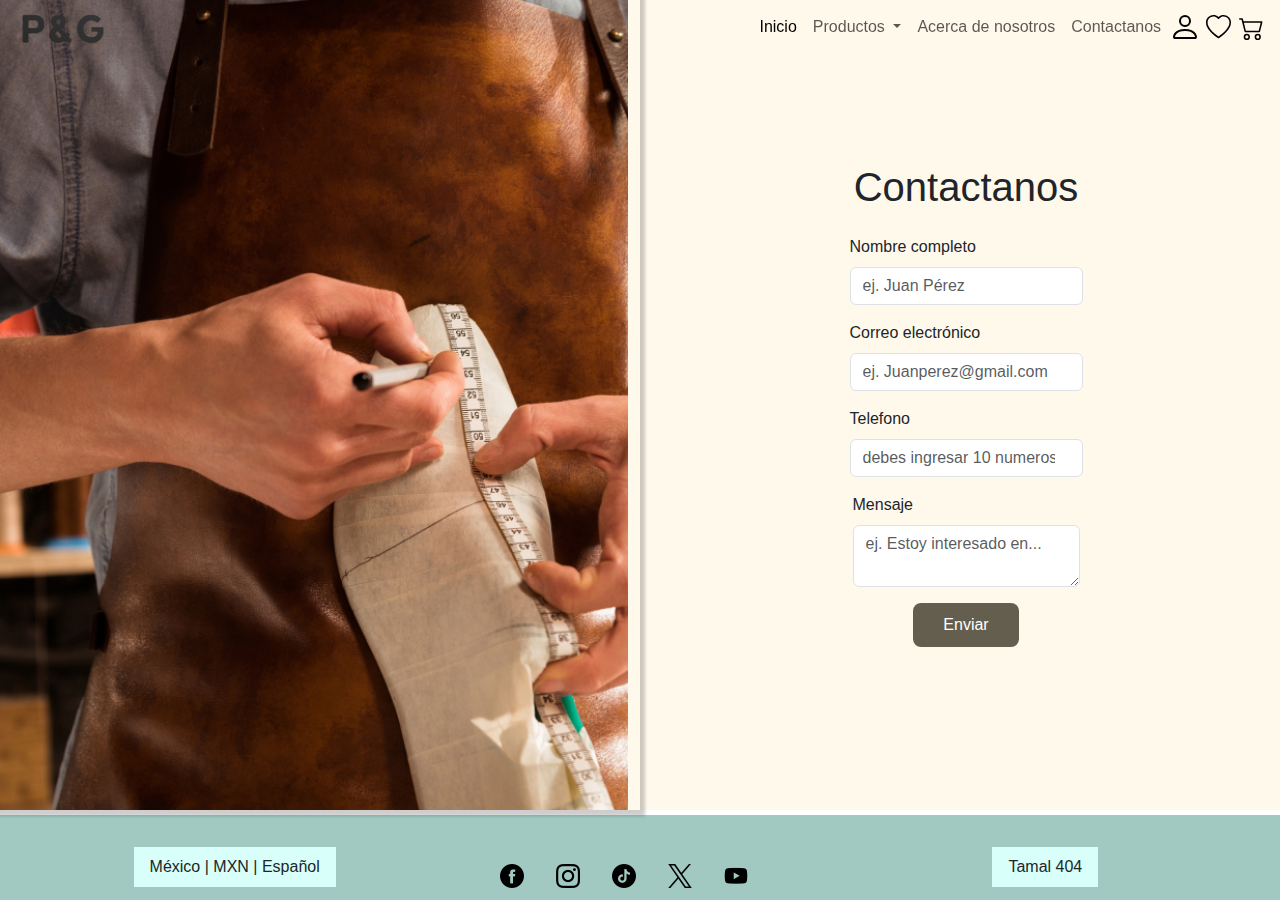
<file: Frontend/assets/pages/contactanos.html>
<!DOCTYPE html>
<html lang="en">
<head>
    <meta charset="UTF-8">
    <meta name="viewport" content="width=device-width, initial-scale=1.0">
    <title>Document</title>

    <!-- Bootstrap -->
    <link rel="stylesheet" href="https://cdn.jsdelivr.net/npm/bootstrap@5.3.3/dist/css/bootstrap.min.css">

    <!-- CSS -->
    <link rel="stylesheet" href="../../style/style2.css">
</head>
<body>

   <header class="headerZapateria">
      <div class="header-nav">
         <nav class="navbar navbar-expand-lg">
            <div class="container-fluid" id="navbar-bg" bg-transparent>
               <a class="iconLogo mt-1" href="#">
                  <img class="nav-link" src="../img/icon/logo.png" alt="LogoS&G" width="100"
                     height="auto">
               </a>

               <button class="navbar-toggler" type="button" data-bs-toggle="collapse"
                  data-bs-target="#navbarSupportedContent" aria-controls="navbarSupportedContent" aria-expanded="false"
                  aria-label="Toggle navigation">
                  <span class="navbar-toggler-icon"></span>
               </button>
               <div class="collapse navbar-collapse" id="navbarSupportedContent">
                  <ul class="navbar-nav ms-auto">
                     <li class="nav-item">
                        <a class="nav-link active" aria-current="page" href="#">Inicio</a>
                     </li>
                     <li class="nav-item dropdown">
                        <a class="nav-link dropdown-toggle" href="#" id="navbarDropdown" role="button"
                           data-bs-toggle="dropdown" aria-expanded="false">
                           Productos
                        </a>
                        <ul class="dropdown-menu" aria-labelledby="navbarDropdown">
                           <li><a class="dropdown-item" href="#">Mujer</a></li>
                           <li>
                              <hr class="dropdown-divider">
                           </li>
                           <li><a class="dropdown-item" href="#">Hombre</a></li>
                        </ul>
                     </li>
                     <li class="nav-item">
                        <a class="nav-link" href="./assets/pages/sobre-nosotros.html">Acerca de nosotros</a>
                     </li>
                     <li class="nav-item">
                        <a class="nav-link" href="#">Contactanos</a>
                     </li>
                  </ul>
                  <style>
                     a {
                        text-decoration: none;
                     }
                  </style>
                  <div class="icons">
                     <a class="icon" href="">
                        <svg xmlns="http://www.w3.org/2000/svg" width="32" height="32" class="bi bi-person"
                           viewBox="0 0 16 16">
                           <path
                              d="M8 8a3 3 0 1 0 0-6 3 3 0 0 0 0 6m2-3a2 2 0 1 1-4 0 2 2 0 0 1 4 0m4 8c0 1-1 1-1 1H3s-1 0-1-1 1-4 6-4 6 3 6 4m-1-.004c-.001-.246-.154-.986-.832-1.664C11.516 10.68 10.289 10 8 10s-3.516.68-4.168 1.332c-.678.678-.83 1.418-.832 1.664z" />
                        </svg>
                     </a>
                     <a class="icon" href="">
                        <svg xmlns="http://www.w3.org/2000/svg" width="25" height="25" class="bi bi-heart"
                           viewBox="0 0 16 16">
                           <path
                              d="m8 2.748-.717-.737C5.6.281 2.514.878 1.4 3.053c-.523 1.023-.641 2.5.314 4.385.92 1.815 2.834 3.989 6.286 6.357 3.452-2.368 5.365-4.542 6.286-6.357.955-1.886.838-3.362.314-4.385C13.486.878 10.4.28 8.717 2.01zM8 15C-7.333 4.868 3.279-3.04 7.824 1.143q.09.083.176.171a3 3 0 0 1 .176-.17C12.72-3.042 23.333 4.867 8 15" />
                        </svg>
                     </a>
                     <a class="icon" href="">
                        <svg xmlns="http://www.w3.org/2000/svg" width="25" height="25" class="bi bi-cart2 m-1"
                           viewBox="0 0 16 16">
                           <path
                              d="M0 2.5A.5.5 0 0 1 .5 2H2a.5.5 0 0 1 .485.379L2.89 4H14.5a.5.5 0 0 1 .485.621l-1.5 6A.5.5 0 0 1 13 11H4a.5.5 0 0 1-.485-.379L1.61 3H.5a.5.5 0 0 1-.5-.5M3.14 5l1.25 5h8.22l1.25-5zM5 13a1 1 0 1 0 0 2 1 1 0 0 0 0-2m-2 1a2 2 0 1 1 4 0 2 2 0 0 1-4 0m9-1a1 1 0 1 0 0 2 1 1 0 0 0 0-2m-2 1a2 2 0 1 1 4 0 2 2 0 0 1-4 0" />
                        </svg>
                     </a>
                  </div>

               </div>
         </nav>
      </div>
   </header>

    <main class="contenedor_principal_contactanos">

               <div class="row">

                    <!-- Imagen -->
                    <div class="col-6 col-md-12 col-lg-6 d-none d-md-block contenedor_imagen_contactanos">
                        <img src="../../assets/img/contactanos/zapato.jpg" alt="imagen_contactanos">
                     </div>
                 
                    <!-- Formulario -->
                    <div class="col-6 col-md-12 col-sm-12 col-lg-6 contenedor_form_contactanos ">
  
                        <form class="formContactanos col-sm-12">

                           <div class="mb-3 text-center">
                              <h1>Contactanos</h1>
                           </div>

                            <div class="mb-3">
                                <label for="inputNombreContactanos" class="form-label">Nombre completo</label>
                                <input type="text" name="nombreContactanos" class="form-control" id="inputNombreContactanos" placeholder="ej. Juan Pérez"
                                    required>
                            </div>
                            <div class="mb-3">
                                <label for="inputEmailContactanos" class="form-label">Correo electrónico</label>
                                <input type="email" name="emailContactanos" class="form-control" id="inputEmailContactanos"
                                    placeholder="ej. Juanperez@gmail.com" required>
                            </div>


                            <div class="mb-3">
                                <label for="inputTelefonoContactanos" class="form-label">Telefono</label>
                                <input type="number" name="telefonoContactanos" class="form-control" id="inputTelefonoContactanos"
                                    placeholder="debes ingresar 10 numeros" required>
                            </div>

                            <div class="mb-3">
                                <label for="inputMensajeContactanos" class="form-label">Mensaje</label>
                                <textarea class="form-control" name="comentarioContactanos" id="inputMensajeContactanos"
                                    placeholder="ej. Estoy interesado en..." required></textarea>
                            </div>
                            <div class="text-center">
                                <button type="submit" class="btn_formulario_contactanos">Enviar</button>
                            </div>
                        </form>

                        <!-- Contenedor de error  -->
                        <div class="contenedor_errores_contactanos">

                        </div>
                    </div>
               </div>
         

   </main>

   <footer>
      <div class="container-fluid text-center">
         <div class="row">
            <div class="footer-bg col-xl-4 col-lg-4 col-md-4 mb-lg-0 mb-3">
               <div class="caja">México | MXN | Español</div>
            </div>
            <div id="iconos" class="col-xl-4 col-lg-4 col-md-4 mb-lg-0 mb-3 d-flex justify-content-center">
               <a href="./index.html"><img src="../img/icon/facebook.png" alt="iconoFacebook"></a>
               <a href="https://www.instagram.com/calzado_gus_prinsess?igsh=cWwxZWN3NTR3N2Zi"><img src="../img/icon/instagram.png" alt="iconoInstagram"></a>
               <a href="./index.html"><img src="../img/icon/tiktok.png" alt="iconoTiktok"></a>
               <a href="./index.html"><img src="../img/icon/twitter.png" alt="iconoTwitter"></a>
               <a href="./index.html"><img src="../img/icon/youtube.png" alt="iconoYoutube"></a>           
           </div>
            <div class="footer-bg col-xl-4 col-lg-4 col-md-4">
               <div class="caja">Tamal 404</div>
            </div>
         </div>
      </div>
   </footer>
</body>


   <!-- Script del focus y blur -->
   <script>
      const inputs = document.querySelectorAll(".input");
         
      function focusFunc() {
        let parent = this.parentNode;
        parent.classList.add("focus");
      }

      function blurFunc() {
        let parent = this.parentNode;
        if (this.value == "") {
          parent.classList.remove("focus");
        }
      }

      inputs.forEach((input) => {
        input.addEventListener("focus", focusFunc);
        input.addEventListener("blur", blurFunc);
      });

   </script>


   <!--=============== SCRIPTS ===============-->  
   <script src="../../src/contactanos.js"></script>
   <!--------------- BOOTSTRAP --------------->  
   <script src="https://cdn.jsdelivr.net/npm/bootstrap@5.3.3/dist/js/bootstrap.bundle.min.js" integrity="sha384-YvpcrYf0tY3lHB60NNkmXc5s9fDVZLESaAA55NDzOxhy9GkcIdslK1eN7N6jIeHz" crossorigin="anonymous"></script>
   <!--------------- BOOTSTRAP ---------------> 
   <!--=============== SCRIPTS ===============-->
</html>
</file>
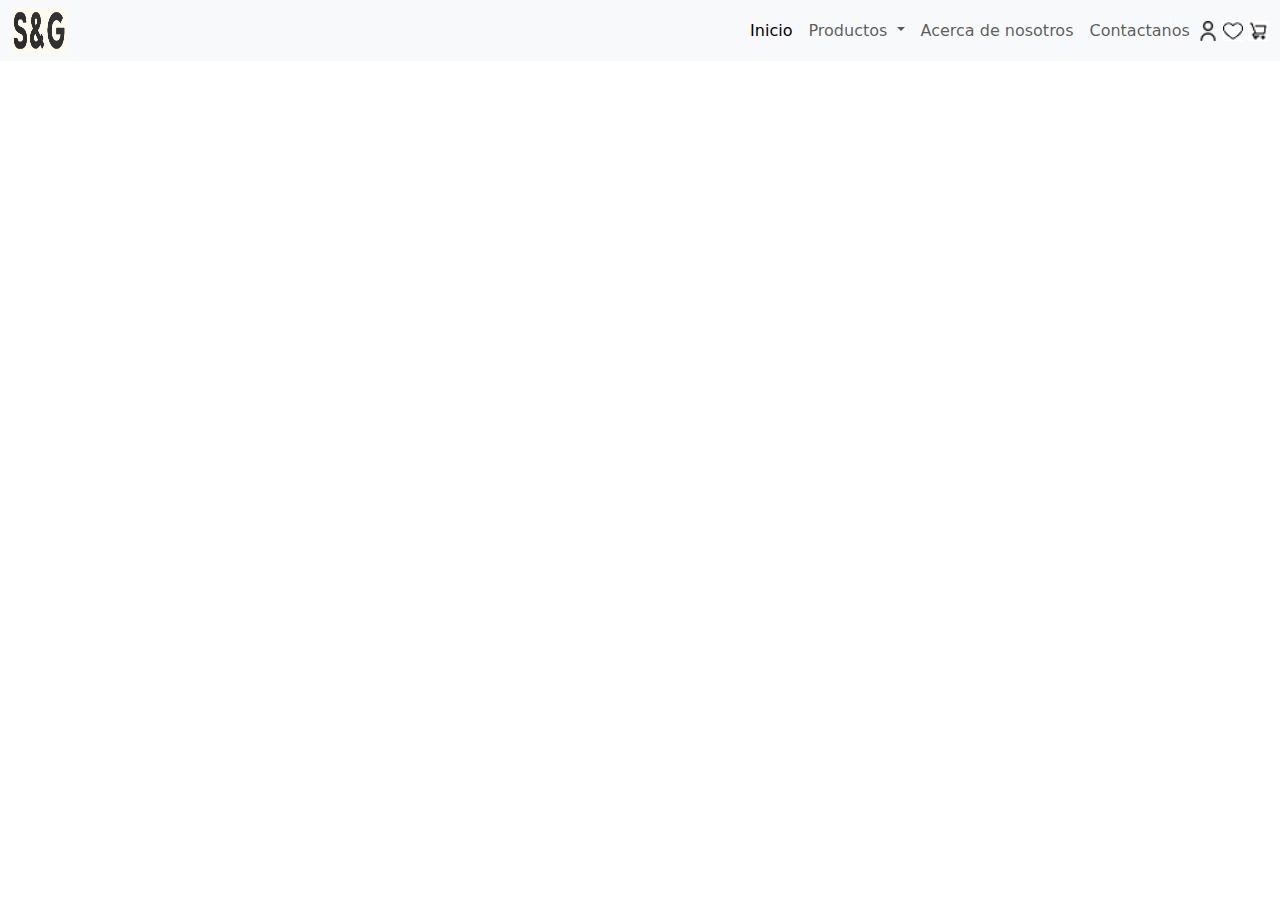
<file: Frontend/assets/pages/paginaNosotros.html>
<!DOCTYPE html>
<html lang="en">
<head>
    <meta charset="UTF-8">
    <meta name="viewport" content="width=device-width, initial-scale=1.0">
    <meta name="description" content="Pagina acerca de nosotros, mision, vision y los valores de la empresa Zapaterias S&G.">
    <link href="https://cdn.jsdelivr.net/npm/bootstrap@5.3.3/dist/css/bootstrap.min.css" rel="stylesheet" integrity="sha384-QWTKZyjpPEjISv5WaRU9OFeRpok6YctnYmDr5pNlyT2bRjXh0JMhjY6hW+ALEwIH" crossorigin="anonymous">
    <link rel="icon" type="image/png" sizes="1 rem" href="../assets/iconos/iconoPestaña.ico">
    <title>Acerca de Nosotros</title>
</head>
<body>
    
    <!--header-->
    <nav class="navbar navbar-expand-lg navbar-light bg-light">
        <div class="container-fluid" bg-transparent>
          <a class="iconLogo" href="#">
            <img src="../images/logo.jpg" alt="LogoS&G" width="55" height="45">
          </a>

          <button class="navbar-toggler" type="button" data-bs-toggle="collapse" data-bs-target="#navbarSupportedContent" aria-controls="navbarSupportedContent" aria-expanded="false" aria-label="Toggle navigation">
            <span class="navbar-toggler-icon"></span>
          </button>
          <div class="collapse navbar-collapse" id="navbarSupportedContent">
            <ul class="navbar-nav ms-auto">
              <li class="nav-item">
                <a class="nav-link active" aria-current="page" href="#">Inicio</a>
              </li>
              <li class="nav-item dropdown">
                <a class="nav-link dropdown-toggle" href="#" id="navbarDropdown" role="button" data-bs-toggle="dropdown" aria-expanded="false">
                  Productos
                </a>
                <ul class="dropdown-menu" aria-labelledby="navbarDropdown" >
                  <li><a class="dropdown-item" href="#">Mujer</a></li>
                  <li><hr class="dropdown-divider"></li>
                  <li><a class="dropdown-item" href="#">Hombre</a></li>
                </ul>
              </li>
              <li class="nav-item">
                <a class="nav-link" href="#">Acerca de nosotros</a>
              </li>
              <li class="nav-item">
                <a class="nav-link" href="#" >Contactanos</a>
              </li>
            </ul>
            <style>
              a{
                text-decoration: none;
              }
            </style>
            <div class="icons">
              <a class="iconUser" href="">
                  <img src="../images/iconosNavBar/user.png" alt="iconoUsuario" width="20" height="20">
              </a>
              <a class="iconFavorites" href="">
                  <img src="../images/iconosNavBar/heart.png" alt="iconoFavoritos" width="20" height="20">
              </a>
              <a class="iconCart" href="">
                  <img src="../images/iconosNavBar/cart.png" alt="iconoCarrito" width="20" height="20">
              </a>
          </div>

        </div>
      </nav>
    <!--header-->

    <!--main-->
      <main>
        
      </main>
    <!--main-->

   


    <!--scripts-->
    <script src="https://cdn.jsdelivr.net/npm/bootstrap@5.3.3/dist/js/bootstrap.bundle.min.js" integrity="sha384-YvpcrYf0tY3lHB60NNkmXc5s9fDVZLESaAA55NDzOxhy9GkcIdslK1eN7N6jIeHz" crossorigin="anonymous"></script>
    <!--scripts-->


</body>
</html>
</file>
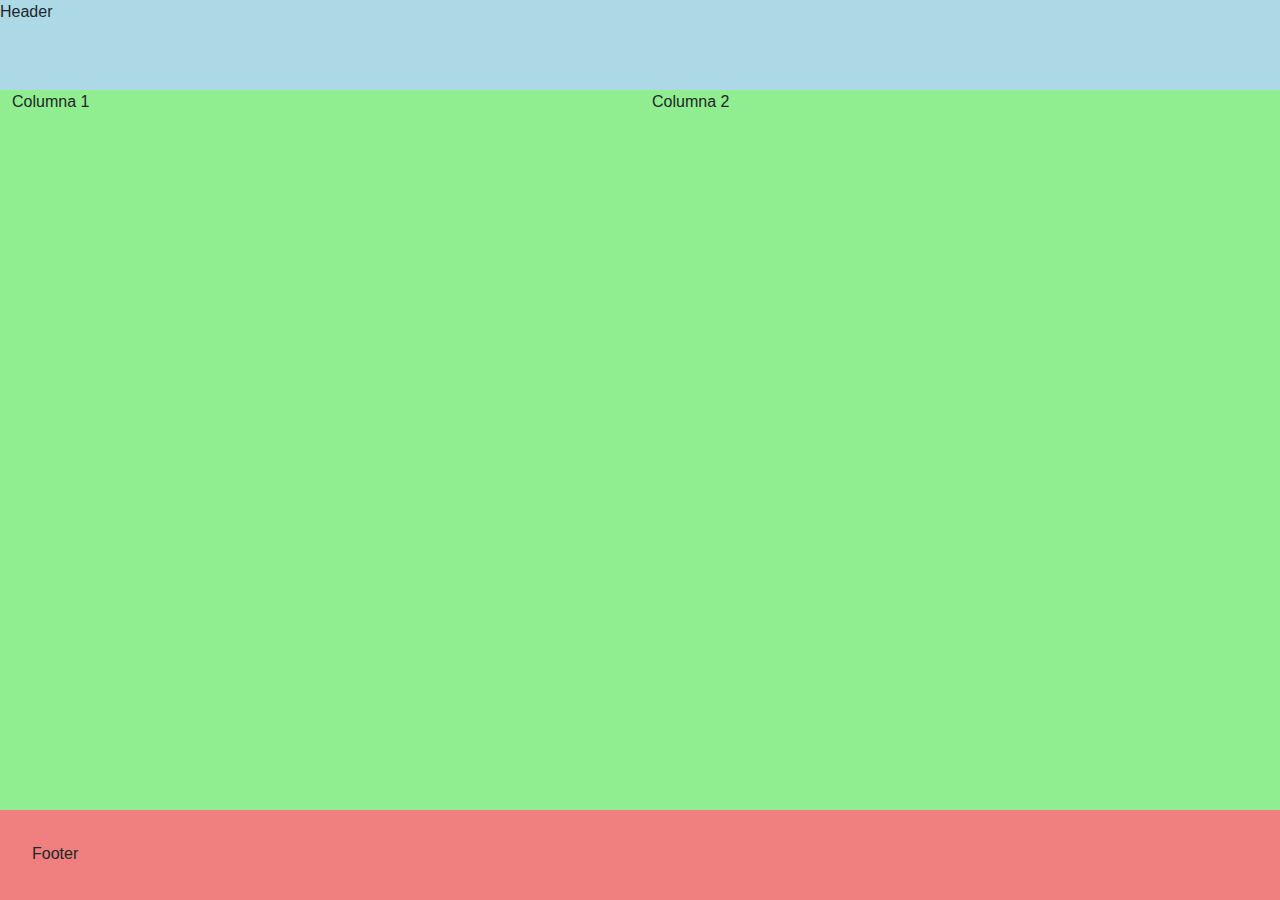
<file: Frontend/assets/pages/prueba.html>
<!DOCTYPE html>
<html lang="es">
<head>
    <meta charset="UTF-8">
    <meta name="viewport" content="width=device-width, initial-scale=1.0">
    <title>Ejemplo de altura en porcentaje para header, main y footer</title>
    <!-- Bootstrap CSS -->
    <link href="https://cdn.jsdelivr.net/npm/bootstrap@5.3.3/dist/css/bootstrap.min.css" rel="stylesheet">
    <!-- CSS -->
    <link rel="stylesheet" href="../../style/style2.css">
    <style>
        body, html {
            height: 100%;
            margin: 0;
        }
        .header {
            height: 10%;
            background-color: lightblue;
        }
        .main {
            height: 80%;
            background-color: lightgreen;
        }
        .footer {
            height: 10%;
            background-color: lightcoral;
        }
    </style>
</head>
<body>
    <header class="header">
        Header
    </header>

    <main class="main">
        <div class="container-fluid">
            <div class="row">
                <div class="col">
                    Columna 1
                </div>
                <div class="col">
                    Columna 2
                </div>
            </div>
        </div>
    </main>

    <footer class="footer">
        Footer
    </footer>

    <!-- Bootstrap JavaScript (opcional) -->
    <script src="https://cdn.jsdelivr.net/npm/bootstrap@5.3.3/dist/js/bootstrap.bundle.min.js"></script>
</body>
</html>
</file>
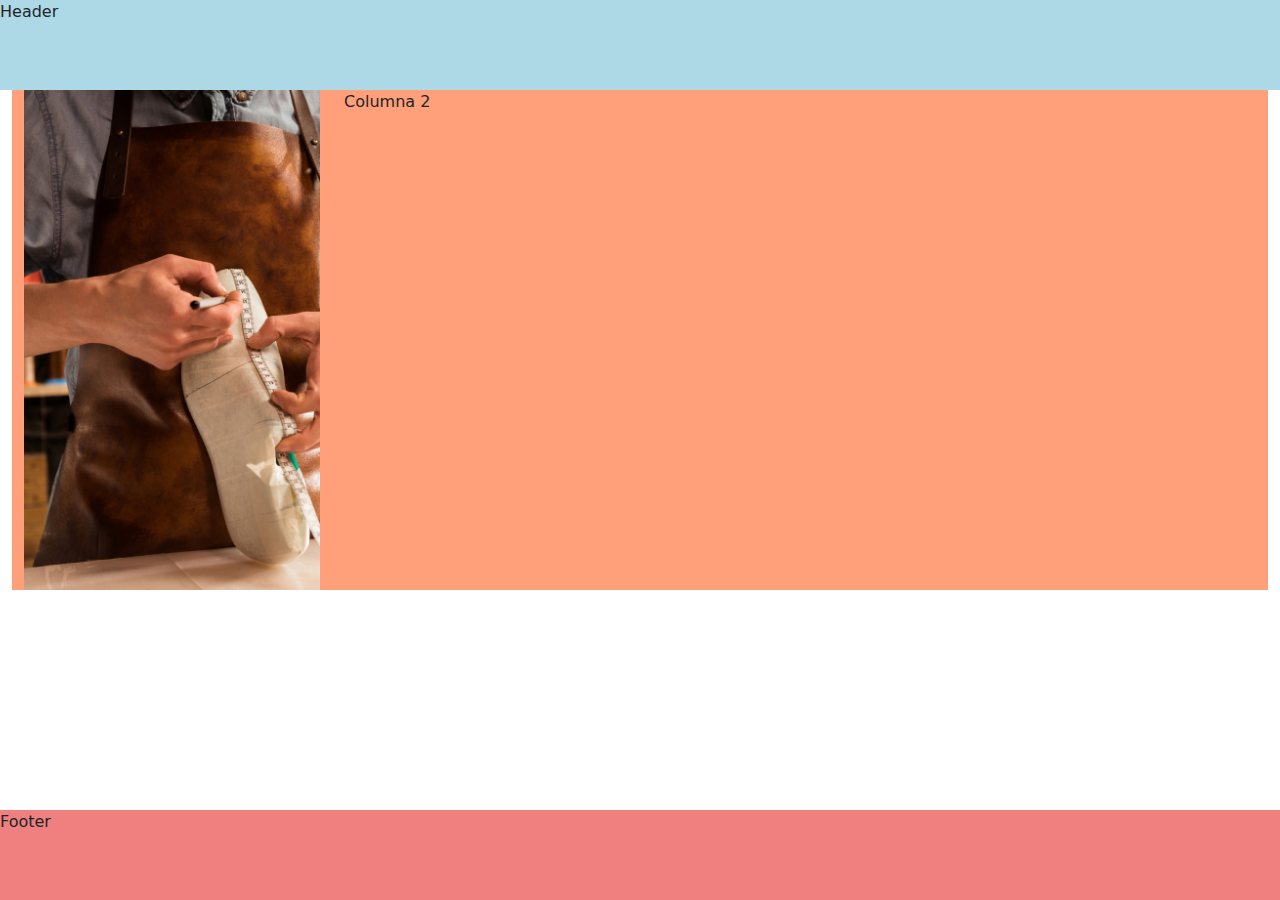
<file: Frontend/assets/pages/prueba_responsive.html>
<!DOCTYPE html>
<html lang="es">
<head>
    <meta charset="UTF-8">
    <meta name="viewport" content="width=device-width, initial-scale=1.0">
    <title>Ejemplo de altura en porcentaje para header, main y footer</title>
    <!-- Bootstrap CSS -->
    <link href="https://cdn.jsdelivr.net/npm/bootstrap@5.3.3/dist/css/bootstrap.min.css" rel="stylesheet">
    <style>
        body, html {
            height: 100%;
            margin: 0;
        }
        .header {
            height: 10%;
            background-color: lightblue;
        }

        .footer {
            height: 10%;
            background-color: lightcoral;
        }
        .main {
            height: 80%; /* Asegúrate de que el <main> tenga una altura definida */
        }

        .image-container {
            grid-row: 2; /* Coloca el contenedor de la imagen en la segunda fila */
            overflow: hidden; /* Oculta cualquier parte de la imagen que exceda el contenedor */
            background-color: blue;
        }

        .img-fluid {
            object-fit: cover; /* Asegura que toda la imagen se muestre dentro del contenedor */
            width: 100%; /* Asegura que la imagen se ajuste al ancho del contenedor */
            height: 100%; /* Asegura que la imagen se ajuste a la altura del contenedor */
        }

        .contenedor_principal_contactanos{
            background-color: lightsalmon;
            display: grid; /* Usa CSS Grid para el layout */
            grid-template-rows: 1fr; /* Define las filas del grid */
            grid-template-columns: 1fr 1fr; /* Define las columnas del grid */
        }
    </style>
</head>
<body>
    <header class="header">
        Header
    </header>

    <main class="main container-fluid">
        <div class="container-fluid contenedor_principal_contactanos">
            <div class="row">
                <div class="col">
                    <div class="image-container">
                        <img class="img-fluid" src="../../assets/img/contactanos/zapato.jpg" alt="imagen_contactanos">
                    </div>
                </div>
                <div class="col">
                    Columna 2
                </div>
            </div>
        </div>
    </main>

    <footer class="footer">
        Footer
    </footer>

    <!-- Bootstrap JavaScript (opcional) -->
    <script src="https://cdn.jsdelivr.net/npm/bootstrap@5.3.3/dist/js/bootstrap.bundle.min.js"></script>
</body>
</html>
</file>
<file: Frontend/style/style2.css>
:root {
    /*========== Colores ==========*/
    --color-principal: #fff9ec;
    --color-contraste: #645e4e;
    --color-contraste-transparente: rgb(100, 94, 78, 0.9);
    --color-claro: #b2ab99;
    --color_footer: #a1c9c1;
    --color-claro-azul: #d8fff9;
    --color-header: background-color: rgba(255, 255, 255, 0); /* Fondo transparente */
  }
  
  *{
    font-optical-sizing: auto;
    box-sizing: border-box;
    padding: 0;
    margin: 0;
    /* background-color: var(--color-principal); */
  } 
  
  body {
    font-family: "Inter", sans-serif;
    overflow-x: hidden;    /*elimina el scroll del eje x*/
    height: 100vh;
  }
  
  /* ================ header ================ */
  
  .headerZapateria {
    position: fixed;
    z-index: 1000;
    background-color: var(--color-header);
    /* border: 4px solid black; */
    width: 100%;
    height: 10vh;
  }
  .navbar{
    margin: 0;
    padding: 0;
    
  }
  
  /* ================ FOOTER ================ */
  
    footer{
        position: fixed;
       background-color: var(--color_footer);
        padding: 2rem;
        width: 100%;
        height: 10vh;
    }
  
    .footer-bg,
    .icon-footer,
    #iconos{
      background-color: var(--color_footer);
    }
    
    .caja{
      background-color: var(--color-claro-azul);
      white-space: nowrap;
      display: inline-block;
      padding: 0.5rem;
      padding-left: 1rem;
      padding-right: 1rem;
     }
    
    #iconos{
      padding: 1rem;   
      align-items: center;
     }
    
    #iconos img{
      white-space: nowrap;
      display: inline-block;
      margin-right: 2rem;
    }
    
  a {
    text-decoration: none;
  }
nation-bullet-active {
    background-color: var(--second-color);
  }
  
  /* ==========================================
  ============ page contactanos ============
  ========================================== */
  
  
  .contenedor_principal_contactanos{
    background-color: var(--color-principal);
    margin-top: 0px;
    left: 0;
    /* Reducir la altura del contenedor */
    height: 90vh; 
    width: 100%;
    /* top: 0; */
    z-index: 8;
    margin-bottom: 5px;
  }
  

.contenedor_imagen_contactanos{
    background-color: var(--color-principal);
    /* margin-top: 0px; */
    left: 0;
    height: 90vh;
    top: 0;
    z-index: 1;
    box-shadow: 1px 2px 3px 4px rgba(12,12,12,0.2);
    
  }
  
  .contenedor_imagen_contactanos > img{
    width: 100%;
    height: 100%;
    z-index: 1;
    object-fit: cover;
    object-position: 0 30%;

    /* box-shadow: 0px 0px 10px 0px rgba(0, 0, 0, 0.5); */
    /* box-shadow: rgba(50, 50, 93, 0.25) 0px 2px 5px -1px, rgba(0, 0, 0, 0.3) 0px 1px 3px -1px; */
    /* box-shadow: rgba(0, 0, 0, 0.25) 0px 14px 28px, rgba(0, 0, 0, 0.22) 0px 10px 10px; */
  }
  
  .formContactanos {
    /* Esto centrará el formulario verticalmente */
    /* background-color: #645E4E; */
    display: flex;
    flex-direction: column;
    justify-content: center;
    align-items: center;
    height: 90vh;
    width: 100%;
    z-index: 2;
  }
  
  .btn_formulario_contactanos{
    color: white;
    background-color: #645E4E;
    border: none;
    border-radius: 8px;
    padding: 10px 30px;
    font-size: 16px;
    cursor: pointer;
    transition: background-color 0.3s ease;
  }
  

  /* =============== MEDIA QUERIES =============== */

  @media (min-width: 770px) and (max-width: 998px) {

    .nav-link{
      color: #b2ab99;
    }

    .navbar:hover{
      color: black;  
      background-color: white;
    }
    


    .contenedor_principal_contactanos {
        position: relative;
        top : 0;
        /* Reducir la altura del contenedor */
        margin-top: 0px;
        left: 0;
        width: 100%;
        margin-bottom: 0px;
        background-color: #645E4E;
    }
    .contenedor_imagen_contactanos{
      background: rgba(255, 255, 255, 0.112);
      backdrop-filter: blur(3px);
      -webkit-backdrop-filter: blur(3px);
    }
    

    .formContactanos {
      color: #a1c9c1;
      /* background-color: #645E4E; */
      display: flex;
      flex-direction: column;
      justify-content: center;
      margin-top: 60px;
      align-items: center;
      width: 50%;
      height: 80%;
      z-index: 2;
      position: absolute;
      top: 0;
      left: 50%;
      transform: translateX(-50%);
      background: rgba(255, 255, 255, 0.112);
      backdrop-filter: blur(3px);
      -webkit-backdrop-filter: blur(3px);
    }
    
}

@media (min-width: 230px) and (max-width: 575px) {
    .contenedor_principal_contactanos {
        top : 0;
        margin-bottom: 0px;
        background-color: #645E4E;
    }
    .formContactanos{
      color: #a1c9c1;
      /* background-color: #645E4E; */
      position: absolute;
      top : 0;
      /* Reducir la altura del contenedor */
      margin-top: 0px;
      left: 0;
      width: 100%;
      z-index: 2;
    }
}
</file>
